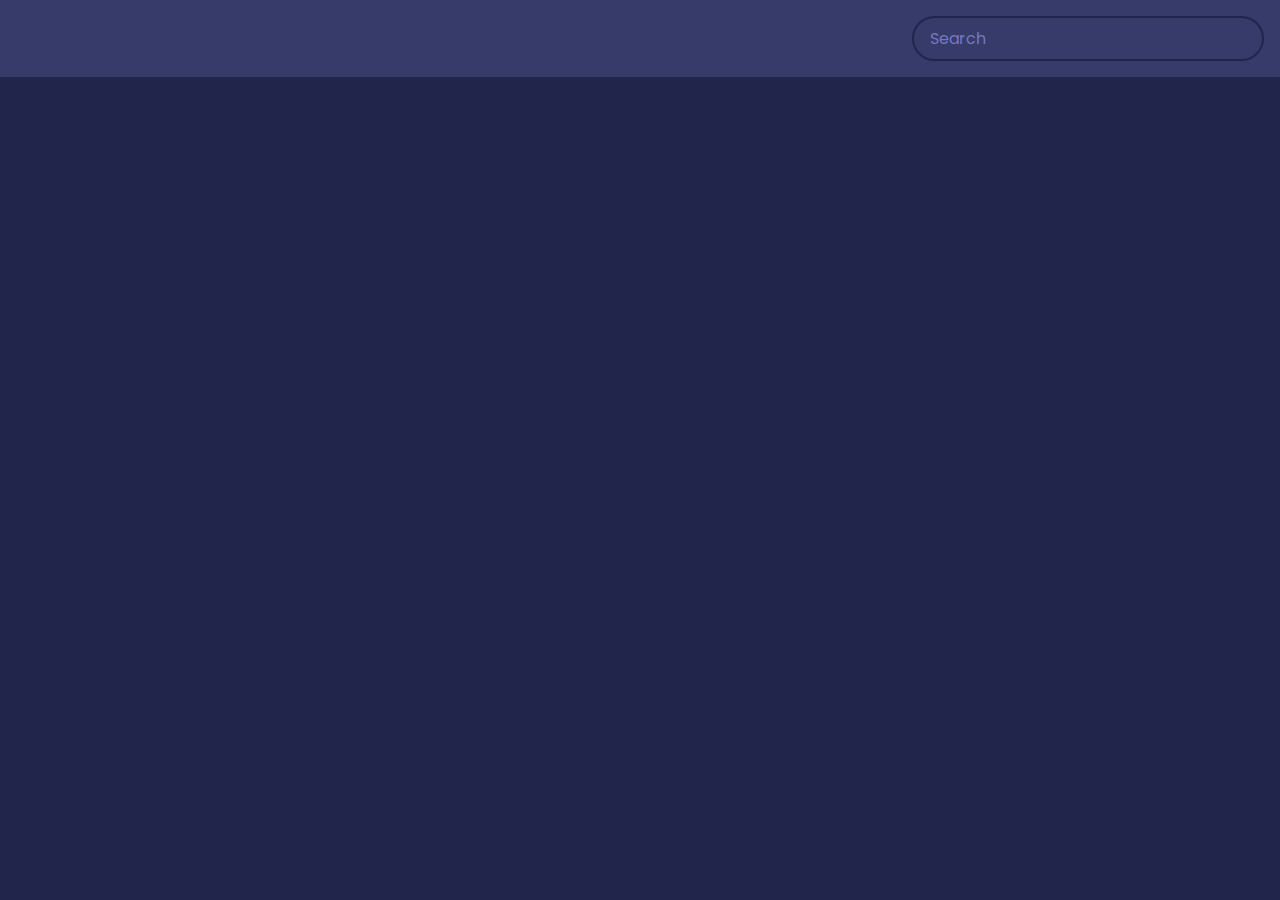
<file: movie-app/index.html>
<!DOCTYPE html>
<html lang="en">
  <head>
    <meta charset="UTF-8" />
    <meta name="viewport" content="width=device-width, initial-scale=1.0" />
    <link rel="stylesheet" href="style.css" />
    <title>Movie App</title>
  </head>
  <body>
    <header>
      <form id="form">
        <input type="text" id="search" class="search" placeholder="Search">
      </form>
    </header>

    <main id="main"></main>
<!--  -->
    <script src="script.js"></script>
  </body>
</html>
</file>
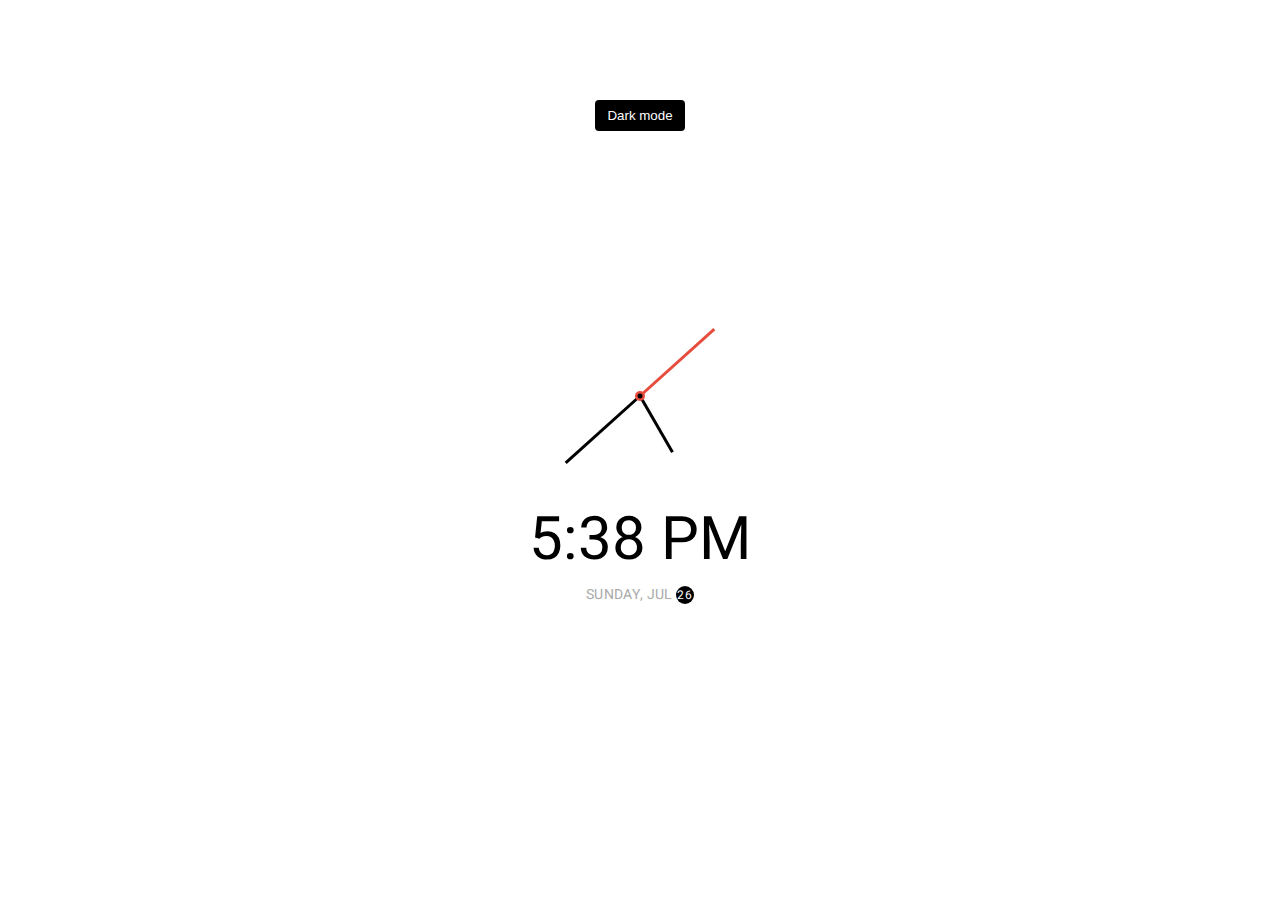
<file: theme-clock/index.html>
<!DOCTYPE html>
<html lang="en">
  <head>
    <meta charset="UTF-8" />
    <meta name="viewport" content="width=device-width, initial-scale=1.0" />
    <link rel="stylesheet" href="style.css" />
    <title>Theme Clock</title>
  </head>
  <body>
    <!-- Inspired by this dribbble shot https://dribbble.com/shots/5958443-Alarm-clock -->

    <button class="toggle">Dark mode</button>

    <div class="clock-container">
      <div class="clock">
        <div class="needle hour"></div>
        <div class="needle minute"></div>
        <div class="needle second"></div>
        <div class="center-point"></div>
      </div>

      <div class="time"></div>
      <div class="date"></div>
    </div>
<!--  -->
    <script src="script.js"></script>
  </body>
</html>
</file>
<file: movie-app/style.css>
@import url('https://fonts.googleapis.com/css2?family=Poppins:wght@200;400&display=swap');

:root {
  --primary-color: #22254b;
  --secondary-color: #373b69;
}
/*  */
* {
  box-sizing: border-box;
}

body {
  background-color: var(--primary-color);
  font-family: 'Poppins', sans-serif;
  margin: 0;
}

header {
  padding: 1rem;
  display: flex;
  justify-content: flex-end;
  background-color: var(--secondary-color);
}

.search {
  background-color: transparent;
  border: 2px solid var(--primary-color);
  border-radius: 50px;
  font-family: inherit;
  font-size: 1rem;
  padding: 0.5rem 1rem;
  color: #fff;
}

.search::placeholder {
  color: #7378c5;
}

.search:focus {
  outline: none;
  background-color: var(--primary-color);
}

main {
  display: flex;
  flex-wrap: wrap;
  justify-content: center;
}

.movie {
  width: 300px;
  margin: 1rem;
  background-color: var(--secondary-color);
  box-shadow: 0 4px 5px rgba(0, 0, 0, 0.2);
  position: relative;
  overflow: hidden;
  border-radius: 3px;
}

.movie img {
  width: 100%;
}

.movie-info {
  color: #eee;
  display: flex;
  align-items: center;
  justify-content: space-between;
  gap:0.2rem;
  padding: 0.5rem 1rem 1rem;
  letter-spacing: 0.5px;
}

.movie-info h3 {
  margin-top: 0;
}

.movie-info span {
  background-color: var(--primary-color);
  padding: 0.25rem 0.5rem;
  border-radius: 3px;
  font-weight: bold;
}

.movie-info span.green {
  color: lightgreen;
}

.movie-info span.orange {
  color: orange;
}

.movie-info span.red {
  color: red;
}

.overview {
  background-color: #fff;
  padding: 2rem;
  position: absolute;
  left: 0;
  bottom: 0;
  right: 0;
  max-height: 100%;
  transform: translateY(101%);
  overflow-y: auto;
  transition: transform 0.3s ease-in;
}

.movie:hover .overview {
  transform: translateY(0);
}
</file>
<file: theme-clock/style.css>
@import url('https://fonts.googleapis.com/css?family=Heebo:300&display=swap');

* {
  box-sizing: border-box;
}

:root {
  --primary-color: #000;
  --secondary-color: #fff;
}

html {
  transition: all 0.5s ease-in;
}

html.dark {
  --primary-color: #fff;
  --secondary-color: #333;
}

html.dark {
  background-color: #111;
  color: var(--primary-color);
}

body {
  font-family: 'Heebo', sans-serif;
  display: flex;
  align-items: center;
  justify-content: center;
  height: 100vh;
  overflow: hidden;
  margin: 0;
}

.toggle {
  cursor: pointer;
  background-color: var(--primary-color);
  color: var(--secondary-color);
  border: 0;
  border-radius: 4px;
  padding: 8px 12px;
  position: absolute;
  top: 100px;
}

.toggle:focus {
  outline: none;
}

.clock-container {
  display: flex;
  flex-direction: column;
  justify-content: space-between;
  align-items: center;
}

.clock {
  position: relative;
  width: 200px;
  height: 200px;
}

.needle {
  background-color: var(--primary-color);
  position: absolute;
  top: 50%;
  left: 50%;
  height: 65px;
  width: 3px;
  transform-origin: bottom center;
  transition: all 0.5s ease-in linear;
}

.needle.hour {
  transform: translate(-50%, -100%) rotate(0deg);
}

.needle.minute {
  transform: translate(-50%, -100%) rotate(0deg);
  height: 100px;
}

.needle.second {
  transform: translate(-50%, -100%) rotate(0deg);
  height: 100px;
  background-color: #e74c3c;
}

.center-point {
  background-color: #e74c3c;
  width: 10px;
  height: 10px;
  position: absolute;
  top: 50%;
  left: 50%;
  transform: translate(-50%, -50%);
  border-radius: 50%;
}

.center-point::after {
  content: '';
  background-color: var(--primary-color);
  width: 5px;
  height: 5px;
  position: absolute;
  top: 50%;
  left: 50%;
  transform: translate(-50%, -50%);
  border-radius: 50%;
}

.time {
  font-size: 60px;
}

.date {
  color: #aaa;
  font-size: 14px;
  letter-spacing: 0.3px;
  text-transform: uppercase;
}

.date .circle {
  background-color: var(--primary-color);
  color: var(--secondary-color);
  border-radius: 50%;
  height: 18px;
  width: 18px;
  display: inline-flex;
  align-items: center;
  justify-content: center;
  line-height: 18px;
  transition: all 0.5s ease-in;
  font-size: 12px;
}

/*  */
</file>
